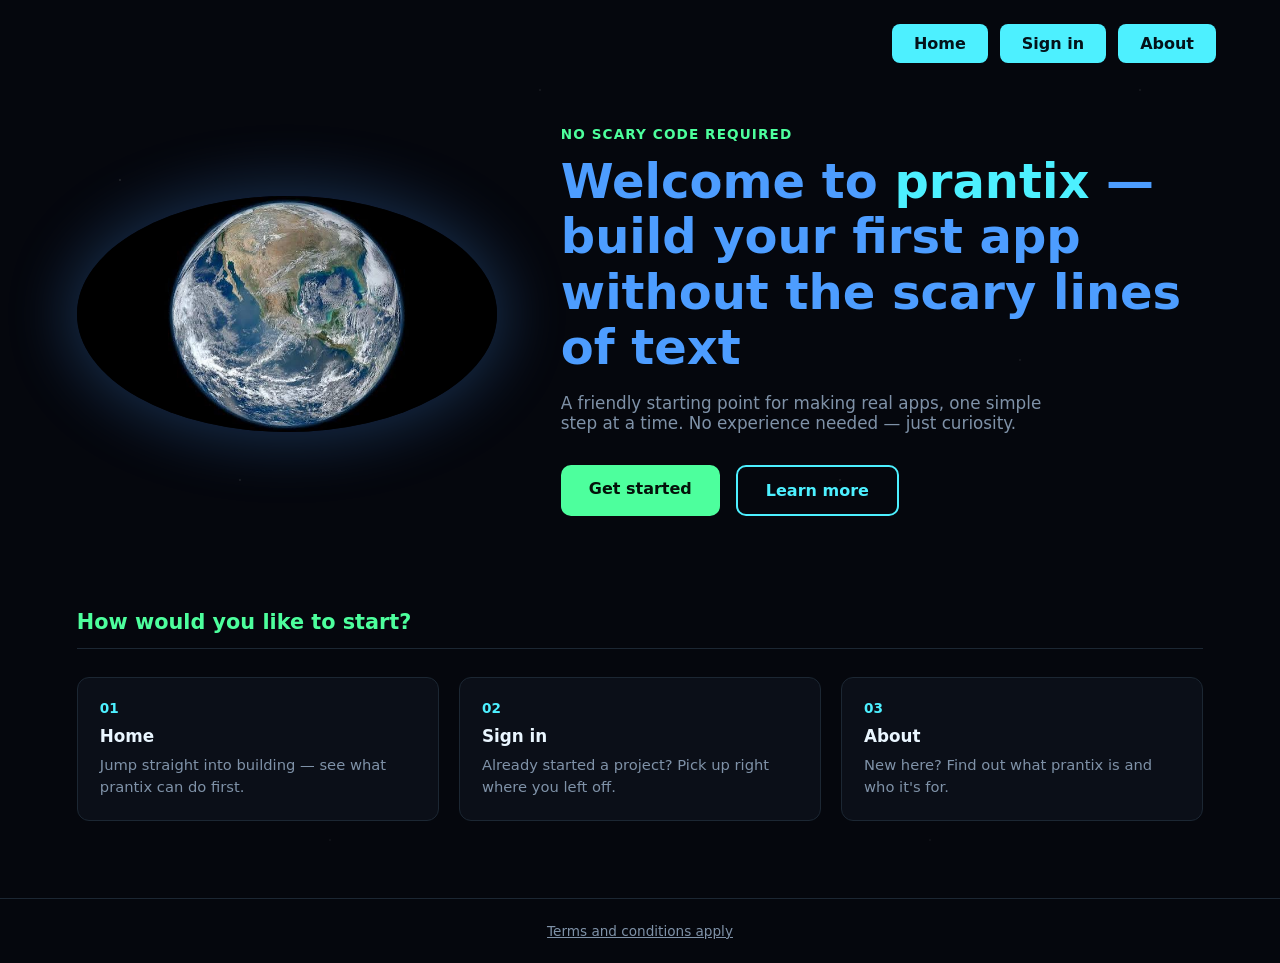
<file: index.html>
<!DOCTYPE html>
<html lang="en">
<head>
<meta charset="UTF-8">
<meta name="viewport" content="width=device-width, initial-scale=1.0">
<title>prantix — build your first app</title>
<style>
  :root {
    --bg: #05070d;
    --bg-panel: #0b0f18;
    --cyan: #4df0ff;
    --blue: #4d9dff;
    --green: #4dff9d;
    --text: #eaf6ff;
    --muted: #7f92a8;
  }

  * { box-sizing: border-box; }

  body {
    margin: 0;
    background: var(--bg);
    color: var(--text);
    font-family: "Segoe UI", system-ui, sans-serif;
    overflow-x: hidden;
  }

  /* subtle starfield backdrop */
  body::before {
    content: "";
    position: fixed;
    inset: 0;
    background-image:
      radial-gradient(1px 1px at 20% 30%, #ffffff55, transparent),
      radial-gradient(1px 1px at 70% 60%, #ffffff33, transparent),
      radial-gradient(1px 1px at 40% 80%, #ffffff44, transparent),
      radial-gradient(1px 1px at 90% 15%, #ffffff33, transparent),
      radial-gradient(1px 1px at 55% 40%, #ffffff22, transparent);
    background-size: 600px 600px;
    z-index: 0;
    pointer-events: none;
  }

  nav {
    position: relative;
    z-index: 2;
    display: flex;
    justify-content: flex-end;
    gap: 12px;
    padding: 24px 5vw;
  }

  nav a {
    text-decoration: none;
    color: #04121a;
    background: var(--cyan);
    font-weight: 600;
    padding: 10px 22px;
    border-radius: 8px;
    transition: transform 0.15s ease, box-shadow 0.15s ease;
    box-shadow: 0 0 0 rgba(77, 240, 255, 0);
  }

  nav a:hover, nav a:focus-visible {
    transform: translateY(-2px);
    box-shadow: 0 6px 18px rgba(77, 240, 255, 0.35);
    outline: none;
  }

  nav a:focus-visible {
    outline: 2px solid var(--green);
    outline-offset: 2px;
  }

  header.hero {
    position: relative;
    z-index: 1;
    display: flex;
    align-items: center;
    gap: 5vw;
    padding: 2vw 6vw 4vw;
    flex-wrap: wrap;
  }

  .earth {
    width: min(38vw, 420px);
    min-width: 240px;
    border-radius: 50%;
    box-shadow: 0 0 60px 10px rgba(77, 157, 255, 0.25);
    animation: spin 90s linear infinite;
  }

  @media (prefers-reduced-motion: reduce) {
    .earth { animation: none; }
  }

  @keyframes spin {
    from { background-position: 0 0; }
  }

  .hero-text {
    flex: 1;
    min-width: 280px;
  }

  .eyebrow {
    color: var(--green);
    font-weight: 700;
    letter-spacing: 0.08em;
    text-transform: uppercase;
    font-size: 0.85rem;
    margin-bottom: 12px;
  }

  h1 {
    font-size: clamp(1.8rem, 4vw, 3rem);
    line-height: 1.15;
    margin: 0 0 18px;
    color: var(--blue);
  }

  h1 span {
    color: var(--cyan);
  }

  .sub {
    color: var(--muted);
    font-size: 1.05rem;
    max-width: 46ch;
    margin-bottom: 32px;
  }

  .cta-row {
    display: flex;
    gap: 16px;
    flex-wrap: wrap;
  }

  .cta-row a {
    text-decoration: none;
    font-weight: 700;
    padding: 14px 28px;
    border-radius: 10px;
    font-size: 1rem;
    transition: transform 0.15s ease, box-shadow 0.15s ease;
  }

  .cta-primary {
    background: var(--green);
    color: #04120a;
  }

  .cta-primary:hover, .cta-primary:focus-visible {
    transform: translateY(-2px);
    box-shadow: 0 6px 18px rgba(77, 255, 157, 0.35);
  }

  .cta-secondary {
    background: transparent;
    color: var(--cyan);
    border: 2px solid var(--cyan);
  }

  .cta-secondary:hover, .cta-secondary:focus-visible {
    transform: translateY(-2px);
    box-shadow: 0 6px 18px rgba(77, 240, 255, 0.25);
  }

  a:focus-visible {
    outline: 2px solid var(--green);
    outline-offset: 2px;
  }

  section.steps {
    position: relative;
    z-index: 1;
    padding: 2vw 6vw 6vw;
  }

  section.steps h2 {
    color: var(--green);
    font-size: 1.3rem;
    border-bottom: 1px solid #1c2733;
    padding-bottom: 14px;
    margin-bottom: 28px;
  }

  .step-grid {
    display: grid;
    grid-template-columns: repeat(auto-fit, minmax(220px, 1fr));
    gap: 20px;
  }

  .step-card {
    background: var(--bg-panel);
    border: 1px solid #1c2733;
    border-radius: 12px;
    padding: 22px;
    transition: border-color 0.2s ease;
  }

  .step-card:hover {
    border-color: var(--cyan);
  }

  .step-card .num {
    color: var(--cyan);
    font-weight: 800;
    font-size: 0.85rem;
    margin-bottom: 10px;
    display: block;
  }

  .step-card h3 {
    margin: 0 0 8px;
    font-size: 1.05rem;
    color: var(--text);
  }

  .step-card p {
    margin: 0;
    color: var(--muted);
    font-size: 0.92rem;
    line-height: 1.5;
  }

  footer {
    position: relative;
    z-index: 1;
    text-align: center;
    padding: 24px;
    color: var(--muted);
    font-size: 0.85rem;
    border-top: 1px solid #1c2733;
  }

  footer a {
    color: var(--muted);
  }
</style>
</head>
<body>

  <nav>
    <a href="Home.html">Home</a>
    <a href="sign-in.html">Sign in</a>
    <a href="About.html">About</a>
  </nav>

  <header class="hero">
    <img class="earth" src="images.jfif" alt="Illustration of Earth from space">
    <div class="hero-text">
      <p class="eyebrow">no scary code required</p>
      <h1>Welcome to <span>prantix</span> — build your first app without the scary lines of text</h1>
      <p class="sub">A friendly starting point for making real apps, one simple step at a time. No experience needed — just curiosity.</p>
      <div class="cta-row">
        <a class="cta-primary" href="Home.html">Get started</a>
        <a class="cta-secondary" href="About.html">Learn more</a>
      </div>
    </div>
  </header>

  <section class="steps">
    <h2>How would you like to start?</h2>
    <div class="step-grid">
      <div class="step-card">
        <span class="num">01</span>
        <h3>Home</h3>
        <p>Jump straight into building — see what prantix can do first.</p>
      </div>
      <div class="step-card">
        <span class="num">02</span>
        <h3>Sign in</h3>
        <p>Already started a project? Pick up right where you left off.</p>
      </div>
      <div class="step-card">
        <span class="num">03</span>
        <h3>About</h3>
        <p>New here? Find out what prantix is and who it's for.</p>
      </div>
    </div>
  </section>

  <footer>
    <a href="T&amp;C.html">Terms and conditions apply</a>
  </footer>

</body>
</html>
</file>
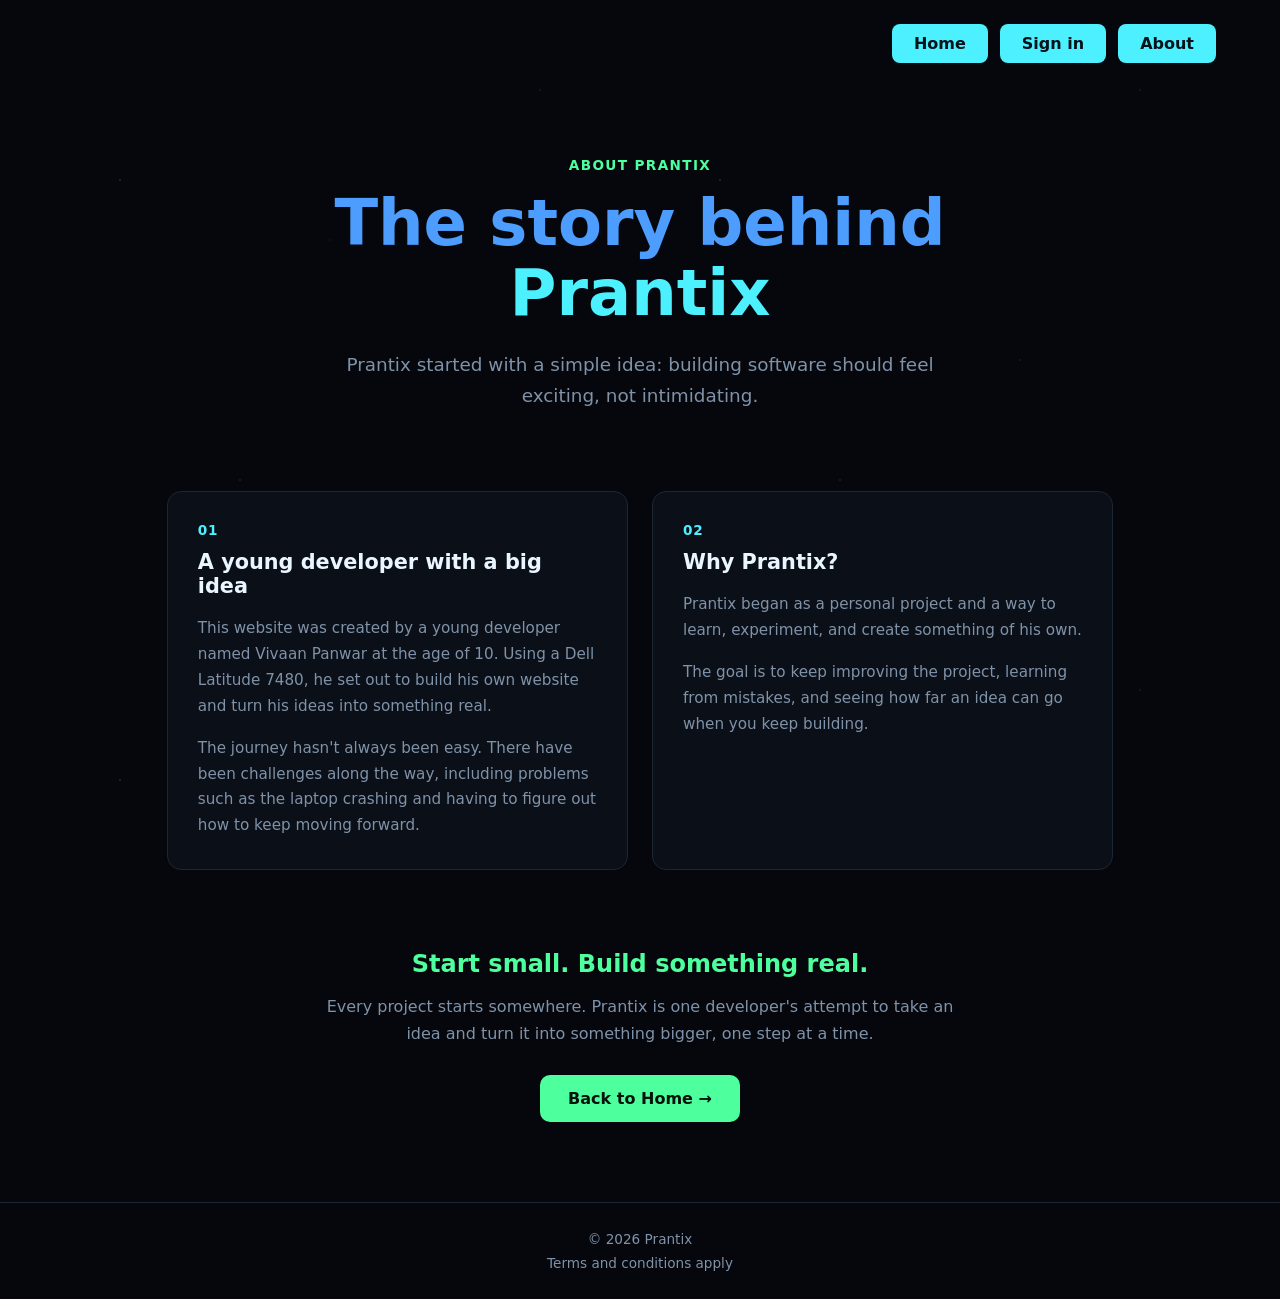
<file: About.html>
<!DOCTYPE html>
<html lang="en">

<head>
    <meta charset="UTF-8">
    <meta name="viewport" content="width=device-width, initial-scale=1.0">

    <link rel="stylesheet" href="About.css">

    <title>Prantix — About</title>
</head>

<body>

    <nav>
        <a href="Home.html">Home</a>
        <a href="Sign in.html">Sign in</a>
        <a href="About.html">About</a>
    </nav>

    <main>

        <section class="about-hero">

            <div class="about-label">
                ABOUT PRANTIX
            </div>

            <h1>
                The story behind <span>Prantix</span>
            </h1>

            <p class="intro">
                Prantix started with a simple idea: building software
                should feel exciting, not intimidating.
            </p>

        </section>


        <section class="story">

            <div class="story-card">

                <span class="card-number">01</span>

                <h2>A young developer with a big idea</h2>

                <p>
                    This website was created by a young developer named
                    Vivaan Panwar at the age of 10. Using a Dell Latitude
                    7480, he set out to build his own website and turn
                    his ideas into something real.
                </p>

                <p>
                    The journey hasn't always been easy. There have been
                    challenges along the way, including problems such as
                    the laptop crashing and having to figure out how to
                    keep moving forward.
                </p>

            </div>


            <div class="story-card goal-card">

                <span class="card-number">02</span>

                <h2>Why Prantix?</h2>

                <p>
                    Prantix began as a personal project and a way to learn,
                    experiment, and create something of his own.
                </p>

                <p>
                    The goal is to keep improving the project, learning
                    from mistakes, and seeing how far an idea can go when
                    you keep building.
                </p>

            </div>

        </section>


        <section class="mission">

            <h2>
                Start small. Build something real.
            </h2>

            <p>
                Every project starts somewhere. Prantix is one developer's
                attempt to take an idea and turn it into something bigger,
                one step at a time.
            </p>

            <a href="Home.html" class="back-button">
                Back to Home →
            </a>

        </section>

    </main>


    <footer>

        <p>© 2026 Prantix</p>

        <a href="T&C.html">
            Terms and conditions apply
        </a>

    </footer>

</body>
</html>
</file>
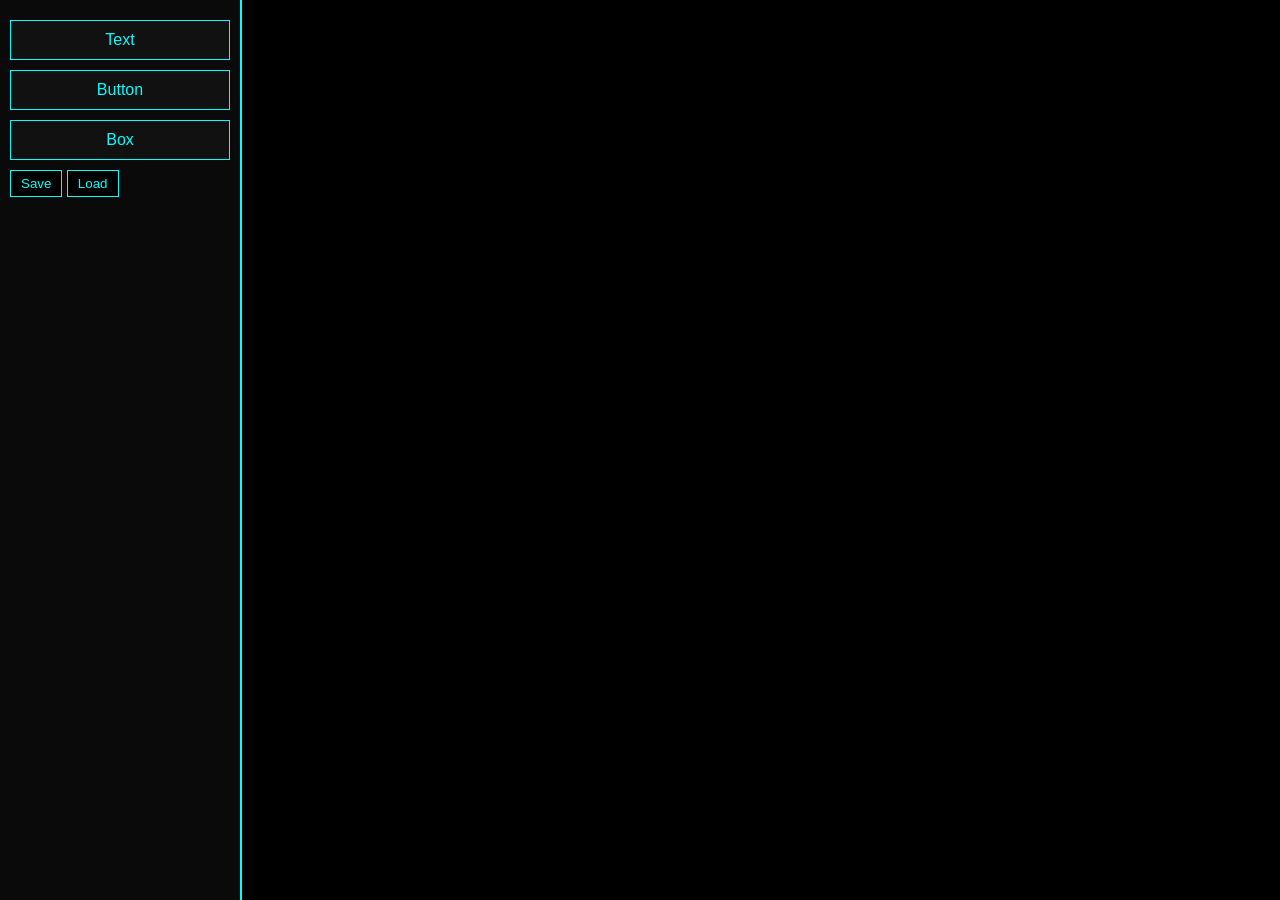
<file: get started.html>
<!DOCTYPE html>
<html>
<head>
<meta charset="UTF-8">
<title>Aqua Builder Pro</title>

<style>
html, body {
    margin: 0;
    height: 100%;
}

body {
    display: flex;
    font-family: Arial;
    background: #000;
    color: white;
}

/* TOOLBAR */
#toolbar {
    width: 220px;
    background: #0a0a0a;
    border-right: 2px solid aqua;
    padding: 10px;
}

.tool {
    padding: 10px;
    margin: 10px 0;
    border: 1px solid aqua;
    cursor: grab;
    text-align: center;
    background: #111;
    color: aqua;
}

/* CANVAS */
#canvas {
    flex: 1;
    position: relative;
    background: black;
    overflow: hidden;
}

/* ELEMENT */
.el {
    position: absolute;
    padding: 10px;
    border: 1px solid aqua;
    background: rgba(0,255,255,0.08);
    color: white;
    min-width: 60px;
    min-height: 30px;
    cursor: move;
}

/* BOX */
.box {
    background: rgba(0,255,255,0.05);
}

/* SELECTED */
.selected {
    outline: 2px dashed yellow;
}

/* RESIZE */
.resize {
    width: 10px;
    height: 10px;
    background: aqua;
    position: absolute;
    right: 0;
    bottom: 0;
    cursor: se-resize;
}

/* BUTTON */
button {
    background: black;
    border: 1px solid aqua;
    color: aqua;
    padding: 5px 10px;
    cursor: pointer;
}
button:hover {
    background: aqua;
    color: black;
}
</style>
</head>

<body>

<div id="toolbar">
    <div class="tool" draggable="true" data-type="text">Text</div>
    <div class="tool" draggable="true" data-type="button">Button</div>
    <div class="tool" draggable="true" data-type="box">Box</div>

    <button onclick="save()">Save</button>
    <button onclick="load()">Load</button>
</div>

<div id="canvas"></div>

<script>
const canvas = document.getElementById("canvas");

let selected = null;
let elements = [];

/* TOOL DRAG */
document.querySelectorAll(".tool").forEach(t => {
    t.addEventListener("dragstart", e => {
        e.dataTransfer.setData("type", t.dataset.type);
    });
});

/* DROP ZONE */
canvas.addEventListener("dragover", e => e.preventDefault());

canvas.addEventListener("drop", e => {
    e.preventDefault();
    const type = e.dataTransfer.getData("type");

    const el = createElement(type);

    el.style.left = e.offsetX + "px";
    el.style.top = e.offsetY + "px";

    canvas.appendChild(el);
    elements.push(el);

    select(el);
});

/* CREATE ELEMENT */
function createElement(type) {
    const el = document.createElement("div");
    el.classList.add("el");

    el.dataset.type = type;

    if (type === "text") {
        el.contentEditable = true;
        el.innerText = "Edit me";
    }

    if (type === "button") {
        el.innerHTML = `<button>Click</button>`;
        el.dataset.link = "";

        el.querySelector("button").onclick = () => {
            if (el.dataset.link) {
                window.open(el.dataset.link, "_blank");
            } else {
                alert("No link set. Double click to add one.");
            }
        };

        el.ondblclick = () => {
            const url = prompt("Enter URL:");
            if (url) el.dataset.link = url;
        };
    }

    if (type === "box") {
        el.classList.add("box");
        attachDropZone(el);
        el.innerText = "Box";
    }

    makeInteractable(el);
    return el;
}

/* MAKE BOX CONTAINER */
function attachDropZone(zone) {
    zone.addEventListener("dragover", e => e.preventDefault());

    zone.addEventListener("drop", e => {
        e.preventDefault();

        const type = e.dataTransfer.getData("type");
        const el = createElement(type);

        el.style.left = e.offsetX + "px";
        el.style.top = e.offsetY + "px";

        zone.appendChild(el);
        elements.push(el);
    });
}

/* SELECT */
function select(el) {
    if (selected) selected.classList.remove("selected");
    selected = el;
    el.classList.add("selected");
}

/* DRAG + RESIZE */
function makeInteractable(el) {
    let dragging = false;
    let ox, oy;

    el.onmousedown = e => {
        select(el);
        dragging = true;
        ox = e.offsetX;
        oy = e.offsetY;
    };

    document.addEventListener("mousemove", e => {
        if (!dragging) return;

        const parent = el.parentElement;
        const rect = parent.getBoundingClientRect();

        el.style.left = (e.clientX - rect.left - ox) + "px";
        el.style.top = (e.clientY - rect.top - oy) + "px";
    });

    document.addEventListener("mouseup", () => dragging = false);

    /* resize */
    const r = document.createElement("div");
    r.className = "resize";
    el.appendChild(r);

    let sx, sy, sw, sh;

    r.onmousedown = e => {
        e.stopPropagation();

        sx = e.clientX;
        sy = e.clientY;
        sw = el.offsetWidth;
        sh = el.offsetHeight;

        document.onmousemove = ev => {
            el.style.width = sw + (ev.clientX - sx) + "px";
            el.style.height = sh + (ev.clientY - sy) + "px";
        };

        document.onmouseup = () => {
            document.onmousemove = null;
        };
    };
}

/* DELETE */
document.addEventListener("keydown", e => {
    if (e.key === "Delete" && selected) {
        selected.remove();
        selected = null;
    }
});

/* SAVE (JSON) */
function save() {
    const data = elements.map(el => ({
        type: el.dataset.type,
        html: el.innerHTML,
        left: el.style.left,
        top: el.style.top,
        link: el.dataset.link || ""
    }));

    localStorage.setItem("builder", JSON.stringify(data));
    alert("Saved!");
}

/* LOAD */
function load() {
    canvas.innerHTML = "";
    elements = [];

    const data = JSON.parse(localStorage.getItem("builder") || "[]");

    data.forEach(d => {
        const el = createElement(d.type);

        el.style.left = d.left;
        el.style.top = d.top;
        el.dataset.link = d.link;

        if (d.type === "text") {
            el.innerText = d.html;
            el.contentEditable = true;
        }

        canvas.appendChild(el);
        elements.push(el);
    });
}
</script>

</body>
</html>
</file>
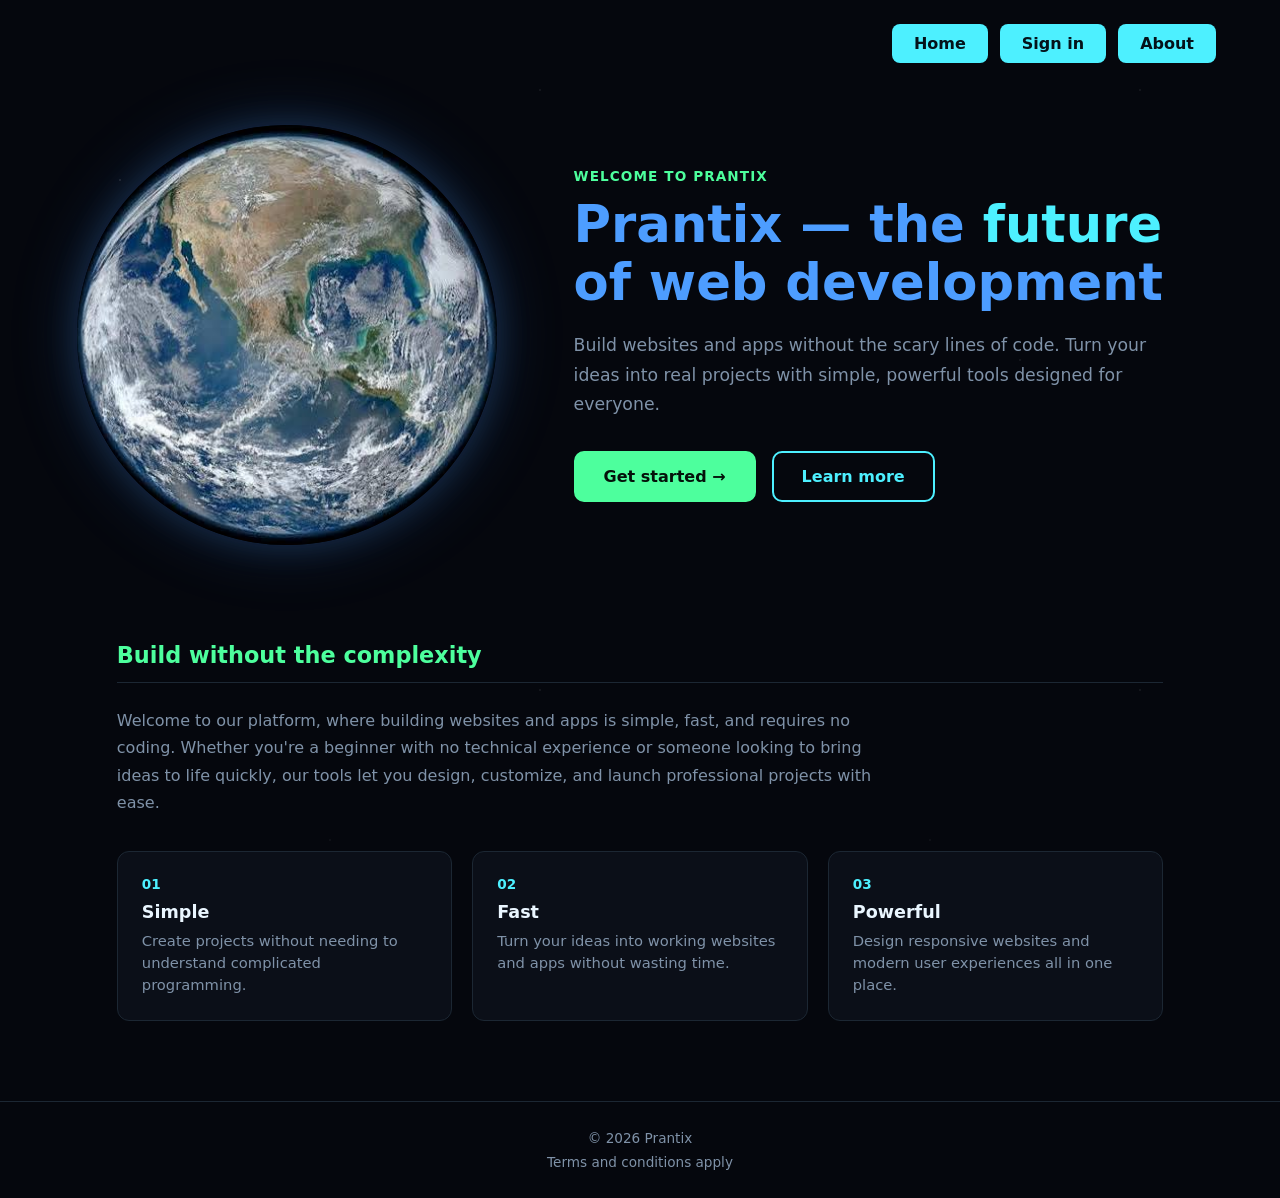
<file: Home.html>
<!DOCTYPE html>
<html lang="en">
<head>
    <meta charset="UTF-8">
    <meta name="viewport" content="width=device-width, initial-scale=1.0">
    <link rel="stylesheet" href="home.css">
    <title>Prantix — Home</title>
</head>

<body>

    <nav>
        <a href="index.html">Home</a>
        <a href="sign-in.html">Sign in</a>
        <a href="about.html">About</a>
    </nav>

    <main>

        <section class="hero">

            <div class="hero-image">
                <img src="images.jfif" alt="Illustration of Earth from space">
            </div>

            <div class="hero-content">
                <p class="eyebrow">WELCOME TO PRANTIX</p>

                <h1>
                    Prantix — the <span>future</span> of web development
                </h1>

                <p class="intro">
                    Build websites and apps without the scary lines of code.
                    Turn your ideas into real projects with simple, powerful
                    tools designed for everyone.
                </p>

                <div class="buttons">
                    <a href="sign-in.html" class="btn primary">
                        Get started →
                    </a>

                    <a href="about.html" class="btn secondary">
                        Learn more
                    </a>
                </div>
            </div>

        </section>

        <section class="about-prantix">

            <h2>Build without the complexity</h2>

            <p>
                Welcome to our platform, where building websites and apps is
                simple, fast, and requires no coding. Whether you're a beginner
                with no technical experience or someone looking to bring ideas
                to life quickly, our tools let you design, customize, and
                launch professional projects with ease.
            </p>

            <div class="feature-grid">

                <div class="feature-card">
                    <span class="number">01</span>
                    <h3>Simple</h3>
                    <p>
                        Create projects without needing to understand
                        complicated programming.
                    </p>
                </div>

                <div class="feature-card">
                    <span class="number">02</span>
                    <h3>Fast</h3>
                    <p>
                        Turn your ideas into working websites and apps
                        without wasting time.
                    </p>
                </div>

                <div class="feature-card">
                    <span class="number">03</span>
                    <h3>Powerful</h3>
                    <p>
                        Design responsive websites and modern user experiences
                        all in one place.
                    </p>
                </div>

            </div>

        </section>

    </main>

    <footer>
        <p>© 2026 Prantix</p>
        <a href="t-and-c.html">Terms and conditions apply</a>
    </footer>

</body>
</html>
</file>
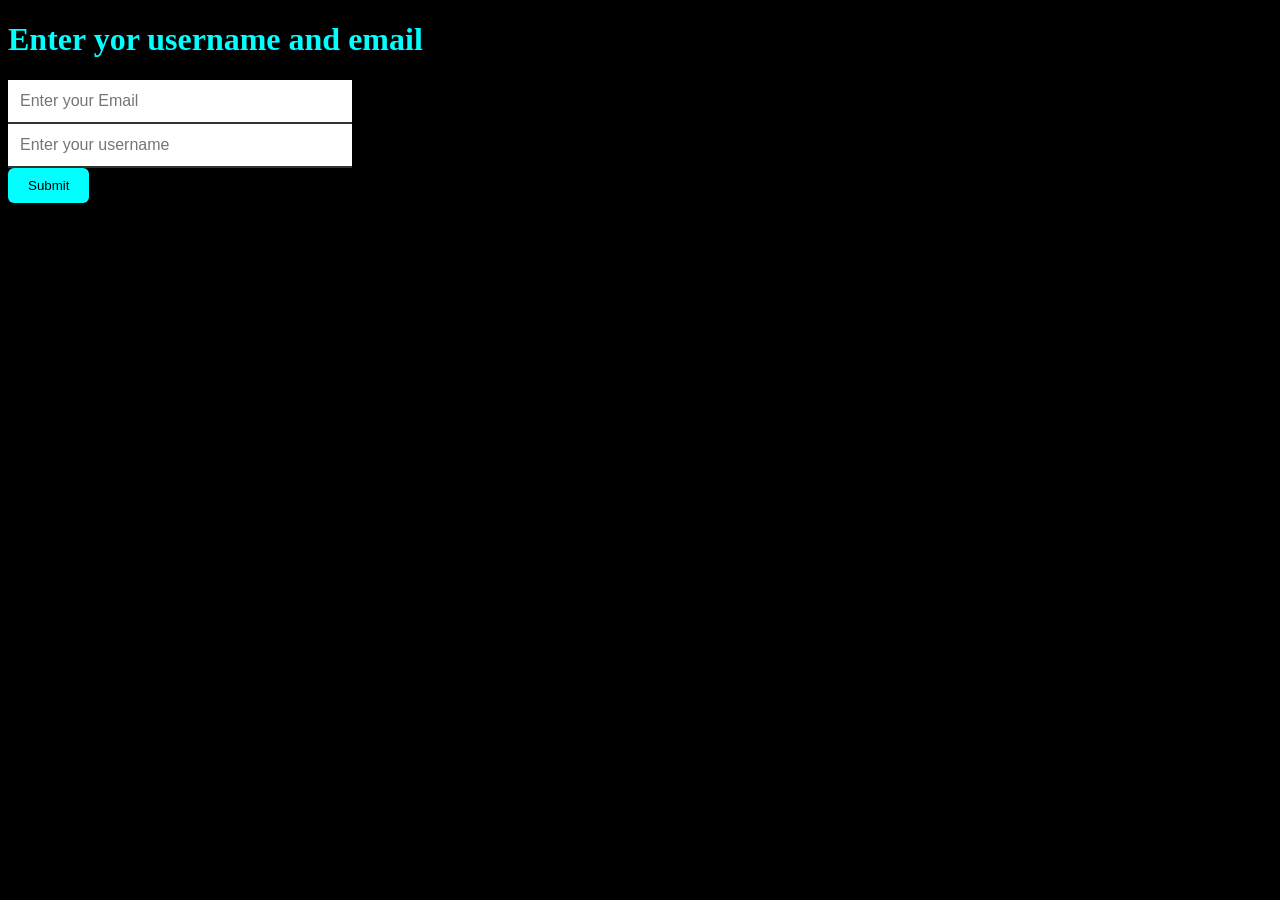
<file: Sign in.html>
<!DOCTYPE html>
<html lang="en">
<head>
    <meta charset="UTF-8">
    <meta name="viewport" content="width=device-width, initial-scale=1.0">
    <link  rel="stylesheet" href="Sign in.css">
    <title>Sign in</title>
</head>
<body>
    <h1>Enter yor username and email</h1>
    <input id="input" type="text" class="textbox" placeholder="Enter your Email">
    <input  id="input1"type="text" class="textbox" placeholder="Enter your username">
    <nav>
    <button id="submit" class="btn" onclick="button()">Submit</button>
    </nav>
    <script src="sign in.js"></script>
</body>
</html>
</file>
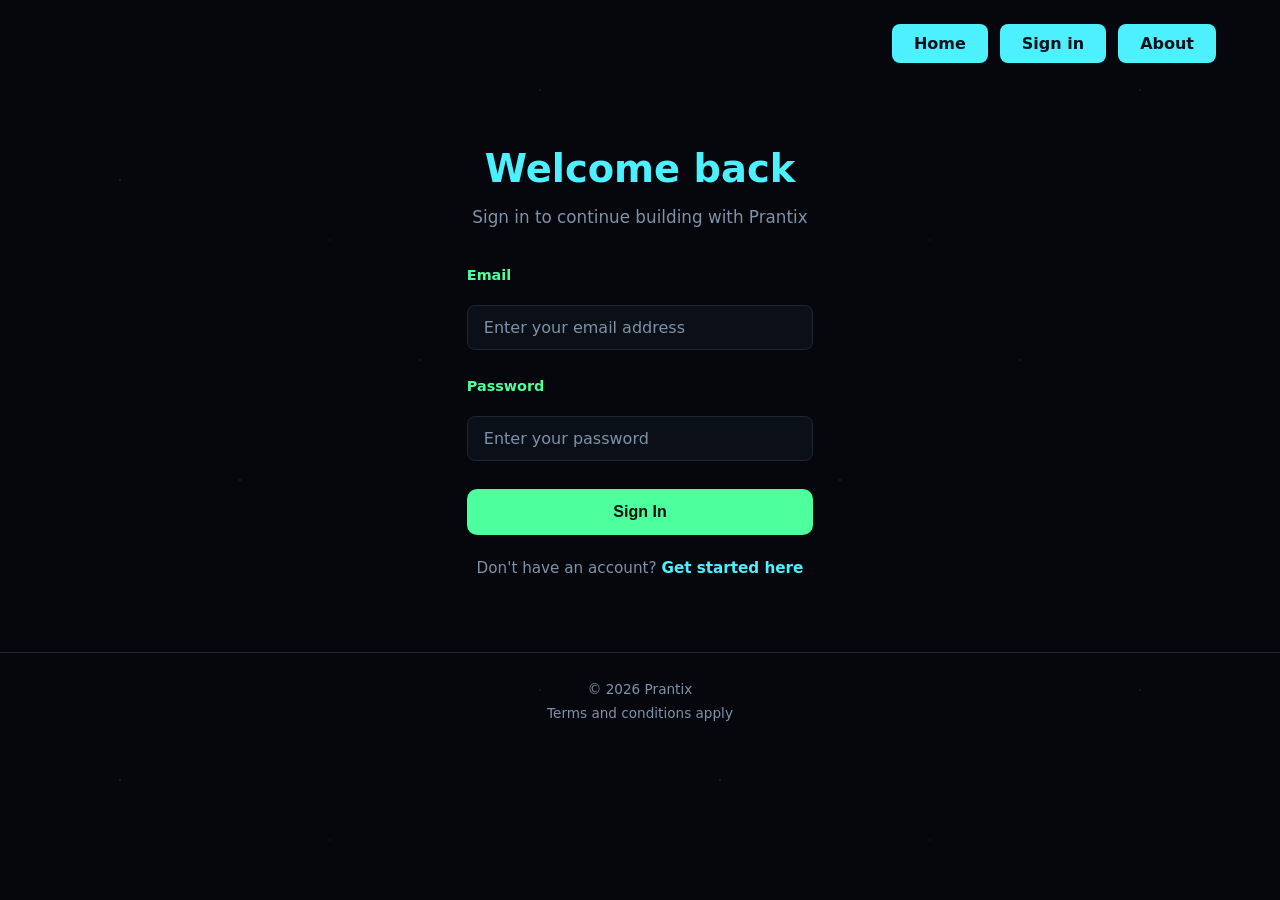
<file: sign-in.html>
<!DOCTYPE html>
<html lang="en">
<head>
    <meta charset="UTF-8">
    <meta name="viewport" content="width=device-width, initial-scale=1.0">
    <link rel="stylesheet" href="home.css">
    <title>Prantix — Sign In</title>
    <style>
        .signin-container {
            max-width: 500px;
            margin: 0 auto;
            padding: 60px 6vw;
            text-align: center;
            position: relative;
            z-index: 1;
        }

        .signin-container h1 {
            color: var(--cyan);
            font-size: clamp(1.8rem, 3vw, 2.5rem);
            margin-bottom: 12px;
        }

        .signin-container .subtitle {
            color: var(--muted);
            margin-bottom: 40px;
            font-size: 1.05rem;
        }

        .form-group {
            display: flex;
            flex-direction: column;
            gap: 16px;
            margin-bottom: 28px;
        }

        .form-group label {
            display: block;
            text-align: left;
            color: var(--green);
            font-weight: 600;
            font-size: 0.9rem;
            margin-bottom: 6px;
        }

        .form-group input {
            padding: 12px 16px;
            background: var(--bg-panel);
            border: 1px solid var(--border);
            border-radius: 8px;
            color: var(--text);
            font-family: inherit;
            font-size: 1rem;
            transition: border-color 0.2s ease, box-shadow 0.2s ease;
        }

        .form-group input::placeholder {
            color: var(--muted);
        }

        .form-group input:focus {
            outline: none;
            border-color: var(--cyan);
            box-shadow: 0 0 12px rgba(77, 240, 255, 0.15);
        }

        .signin-container .btn {
            width: 100%;
            padding: 14px;
            font-size: 1rem;
            border: none;
            cursor: pointer;
            display: inline-block;
            text-decoration: none;
            text-align: center;
            border-radius: 10px;
            font-weight: 700;
            transition: transform 0.15s ease, box-shadow 0.15s ease;
        }

        .signin-container .btn.primary {
            background: var(--green);
            color: #04120a;
        }

        .signin-container .btn.primary:hover,
        .signin-container .btn.primary:focus {
            transform: translateY(-2px);
            box-shadow: 0 6px 18px rgba(77, 255, 157, 0.35);
        }

        .signin-link {
            margin-top: 24px;
            color: var(--muted);
            font-size: 0.95rem;
        }

        .signin-link a {
            color: var(--cyan);
            text-decoration: none;
            font-weight: 600;
            transition: color 0.2s ease;
        }

        .signin-link a:hover {
            color: var(--green);
        }

        @media (max-width: 700px) {
            .signin-container {
                padding: 40px 25px;
            }
        }
    </style>
</head>

<body>

    <nav>
        <a href="index.html">Home</a>
        <a href="sign-in.html">Sign in</a>
        <a href="about.html">About</a>
    </nav>

    <main>
        <section class="signin-container">

            <h1>Welcome back</h1>
            <p class="subtitle">Sign in to continue building with Prantix</p>

            <form id="signin-form">
                <div class="form-group">
                    <label for="email">Email</label>
                    <input
                        type="email"
                        id="email"
                        name="email"
                        placeholder="Enter your email address"
                        required
                    >
                </div>

                <div class="form-group">
                    <label for="password">Password</label>
                    <input
                        type="password"
                        id="password"
                        name="password"
                        placeholder="Enter your password"
                        required
                    >
                </div>

                <button type="submit" class="btn primary">Sign In</button>
            </form>

            <p class="signin-link">
                Don't have an account? <a href="index.html">Get started here</a>
            </p>

        </section>
    </main>

    <footer>
        <p>© 2026 Prantix</p>
        <a href="t-and-c.html">Terms and conditions apply</a>
    </footer>

    <script>
        document.getElementById('signin-form').addEventListener('submit', function(e) {
            e.preventDefault();
            const email = document.getElementById('email').value;
            const password = document.getElementById('password').value;
            
            if (email && password) {
                localStorage.setItem('prantix_user', JSON.stringify({ email, loggedIn: true }));
                alert('Welcome back, ' + email + '! You have been signed in.');
                window.location.href = 'index.html';
            }
        });
    </script>

</body>
</html>
</file>
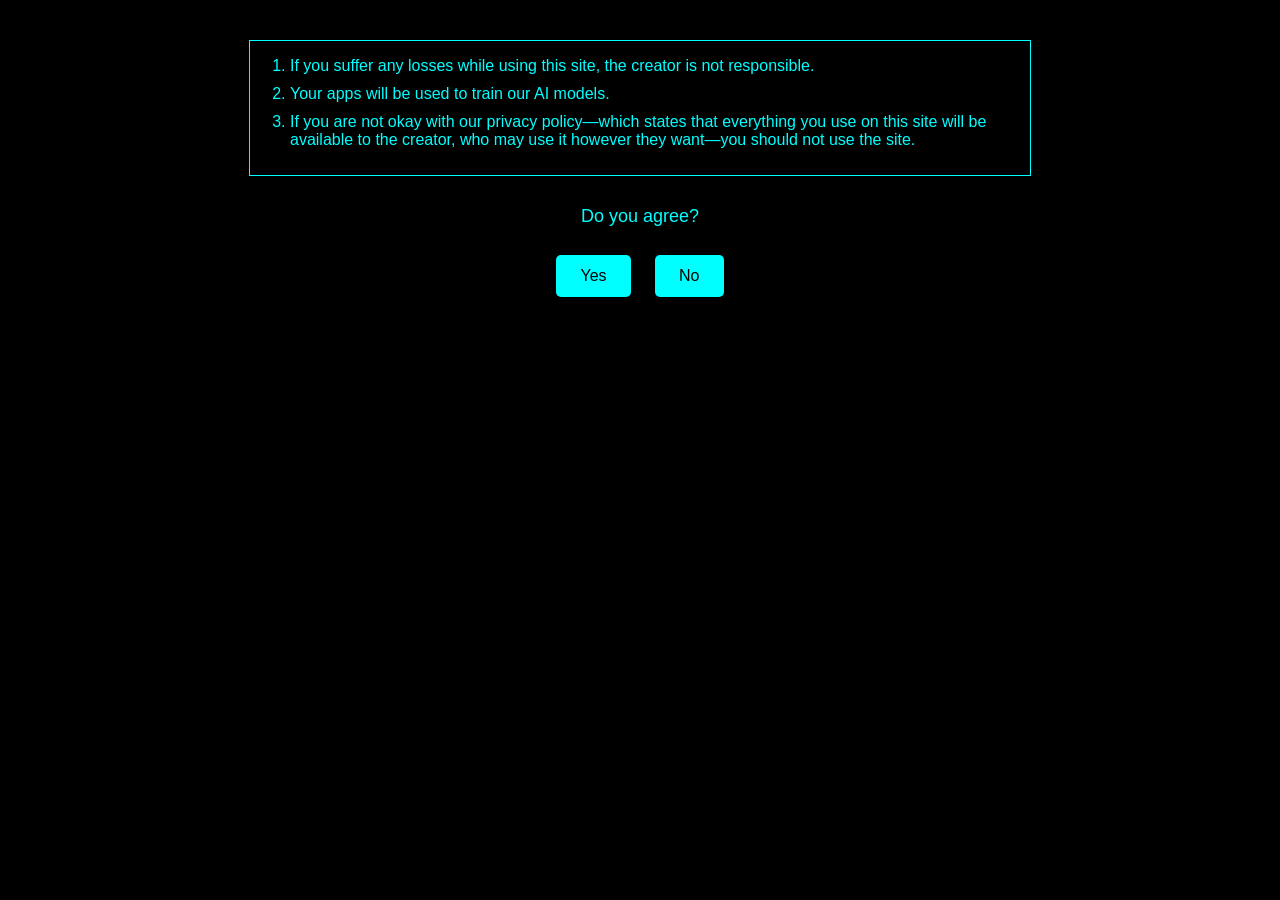
<file: T&C.html>
<!DOCTYPE html>
<html lang="en">
<head>
    <meta charset="UTF-8">
    <meta name="viewport" content="width=device-width, initial-scale=1.0">
    <link rel="stylesheet" href="T&C.css">
    <title>T&C</title>
</head>
<body>
    <ol>
    <li>If you suffer any losses while using this site, the creator is not responsible.</li>
    <li>Your apps will be used to train our AI models.</li>
    <li>If you are not okay with our privacy policy—which states that everything you use on this site will be available to the creator, who may use it however they want—you should not use the site.</li>
    </ol>
    <p>Do you agree?</p>
    <a href="Sign in.html" class="btn">Yes</a>
    <a href="please leave.html" class="btn">No</a>

        
            
</body>
</html>
</file>
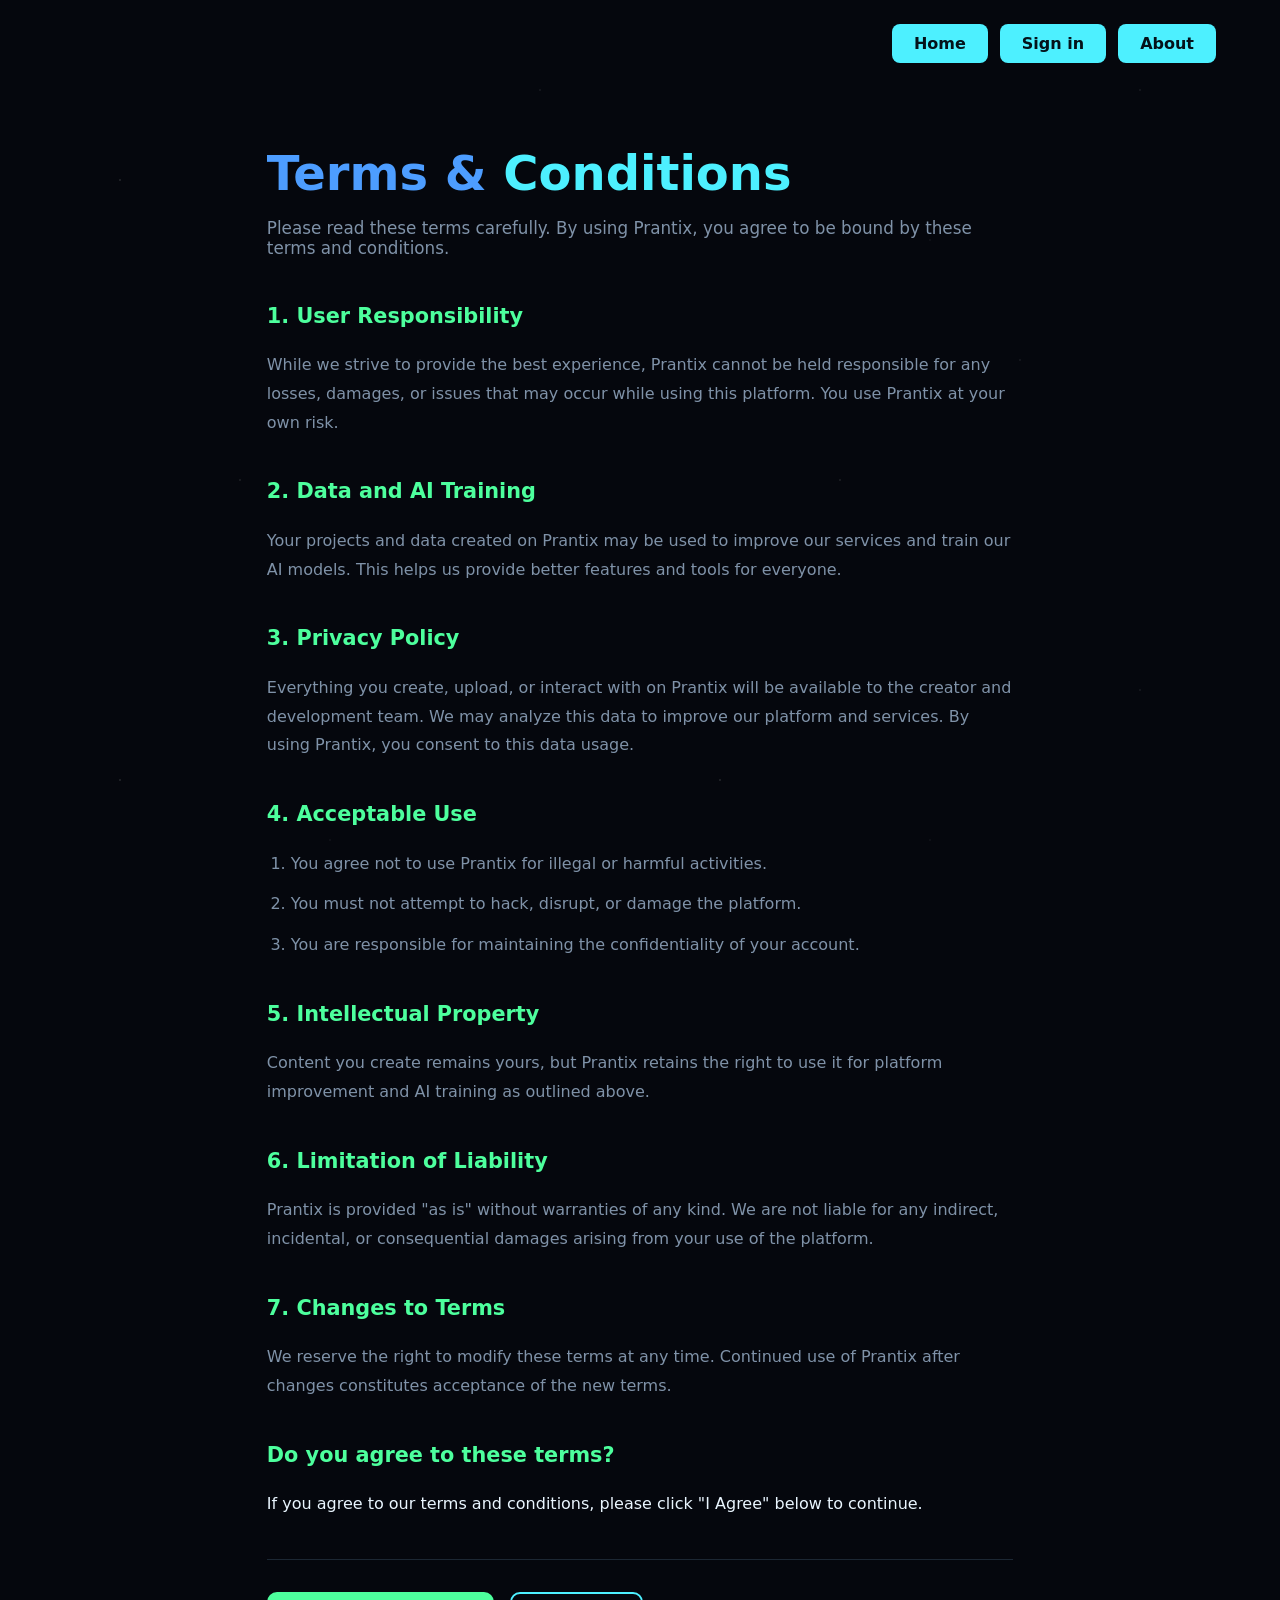
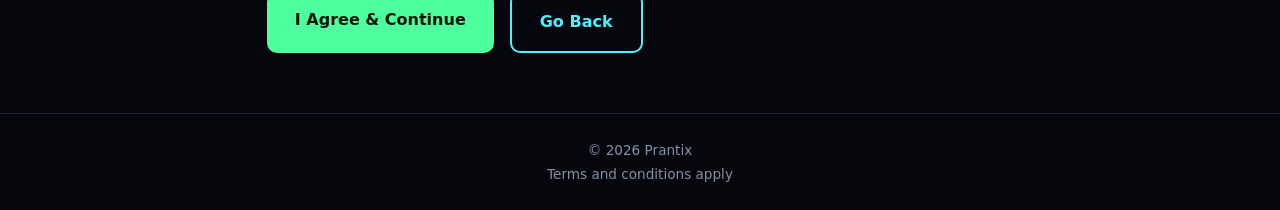
<file: t-and-c.html>
<!DOCTYPE html>
<html lang="en">
<head>
    <meta charset="UTF-8">
    <meta name="viewport" content="width=device-width, initial-scale=1.0">
    <link rel="stylesheet" href="home.css">
    <title>Prantix — Terms & Conditions</title>
    <style>
        .terms-container {
            max-width: 900px;
            margin: 0 auto;
            padding: 60px 6vw;
            position: relative;
            z-index: 1;
        }

        .terms-container h1 {
            color: var(--blue);
            font-size: clamp(2rem, 4vw, 3rem);
            margin-bottom: 12px;
        }

        .terms-container h1 span {
            color: var(--cyan);
        }

        .terms-intro {
            color: var(--muted);
            font-size: 1.05rem;
            margin-bottom: 40px;
            max-width: 70ch;
        }

        .terms-content {
            color: var(--text);
            line-height: 1.8;
        }

        .terms-content h2 {
            color: var(--green);
            font-size: 1.3rem;
            margin-top: 36px;
            margin-bottom: 16px;
        }

        .terms-content h2:first-child {
            margin-top: 0;
        }

        .terms-content p {
            color: var(--muted);
            margin-bottom: 16px;
        }

        .terms-content ol,
        .terms-content ul {
            color: var(--muted);
            padding-left: 24px;
            margin-bottom: 20px;
        }

        .terms-content li {
            margin-bottom: 12px;
        }

        .terms-actions {
            display: flex;
            gap: 16px;
            flex-wrap: wrap;
            margin-top: 40px;
            padding-top: 32px;
            border-top: 1px solid var(--border);
        }

        .terms-actions a,
        .terms-actions button {
            text-decoration: none;
            font-weight: 700;
            padding: 14px 28px;
            border-radius: 10px;
            font-size: 1rem;
            transition: transform 0.15s ease, box-shadow 0.15s ease;
            border: none;
            cursor: pointer;
            display: inline-block;
        }

        .terms-actions .btn-accept {
            background: var(--green);
            color: #04120a;
        }

        .terms-actions .btn-accept:hover,
        .terms-actions .btn-accept:focus {
            transform: translateY(-2px);
            box-shadow: 0 6px 18px rgba(77, 255, 157, 0.35);
        }

        .terms-actions .btn-decline {
            background: transparent;
            color: var(--cyan);
            border: 2px solid var(--cyan);
        }

        .terms-actions .btn-decline:hover,
        .terms-actions .btn-decline:focus {
            transform: translateY(-2px);
            box-shadow: 0 6px 18px rgba(77, 240, 255, 0.25);
        }

        @media (max-width: 700px) {
            .terms-container {
                padding: 40px 25px;
            }

            .terms-actions {
                flex-direction: column;
            }

            .terms-actions a,
            .terms-actions button {
                width: 100%;
                text-align: center;
            }
        }
    </style>
</head>

<body>

    <nav>
        <a href="index.html">Home</a>
        <a href="sign-in.html">Sign in</a>
        <a href="about.html">About</a>
    </nav>

    <main>
        <section class="terms-container">

            <h1>Terms & <span>Conditions</span></h1>
            <p class="terms-intro">
                Please read these terms carefully. By using Prantix, you agree to be bound by these terms and conditions.
            </p>

            <div class="terms-content">

                <h2>1. User Responsibility</h2>
                <p>
                    While we strive to provide the best experience, Prantix cannot be held responsible for any losses,
                    damages, or issues that may occur while using this platform. You use Prantix at your own risk.
                </p>

                <h2>2. Data and AI Training</h2>
                <p>
                    Your projects and data created on Prantix may be used to improve our services and train our AI models.
                    This helps us provide better features and tools for everyone.
                </p>

                <h2>3. Privacy Policy</h2>
                <p>
                    Everything you create, upload, or interact with on Prantix will be available to the creator and development team.
                    We may analyze this data to improve our platform and services. By using Prantix, you consent to this data usage.
                </p>

                <h2>4. Acceptable Use</h2>
                <ol>
                    <li>You agree not to use Prantix for illegal or harmful activities.</li>
                    <li>You must not attempt to hack, disrupt, or damage the platform.</li>
                    <li>You are responsible for maintaining the confidentiality of your account.</li>
                </ol>

                <h2>5. Intellectual Property</h2>
                <p>
                    Content you create remains yours, but Prantix retains the right to use it for platform improvement and AI training as outlined above.
                </p>

                <h2>6. Limitation of Liability</h2>
                <p>
                    Prantix is provided "as is" without warranties of any kind. We are not liable for any indirect, incidental, or
                    consequential damages arising from your use of the platform.
                </p>

                <h2>7. Changes to Terms</h2>
                <p>
                    We reserve the right to modify these terms at any time. Continued use of Prantix after changes constitutes acceptance of the new terms.
                </p>

                <h2>Do you agree to these terms?</h2>
                <p style="color: var(--text); margin-bottom: 28px;">
                    If you agree to our terms and conditions, please click "I Agree" below to continue.
                </p>

                <div class="terms-actions">
                    <a href="index.html" class="btn-accept">I Agree & Continue</a>
                    <a href="index.html" class="btn-decline">Go Back</a>
                </div>

            </div>

        </section>
    </main>

    <footer>
        <p>© 2026 Prantix</p>
        <a href="t-and-c.html">Terms and conditions apply</a>
    </footer>

</body>
</html>
</file>
<file: About.css>
:root {
    --bg: #05070d;
    --bg-panel: #0b0f18;

    --cyan: #4df0ff;
    --blue: #4d9dff;
    --green: #4dff9d;

    --text: #eaf6ff;
    --muted: #7f92a8;

    --border: #1c2733;
}


/* =========================
   GLOBAL
========================= */

* {
    box-sizing: border-box;
}

html {
    scroll-behavior: smooth;
}

body {
    margin: 0;

    min-height: 100vh;

    background: var(--bg);

    color: var(--text);

    font-family: "Segoe UI", system-ui, sans-serif;

    overflow-x: hidden;
}


/* =========================
   STARFIELD BACKGROUND
========================= */

body::before {
    content: "";

    position: fixed;

    inset: 0;

    background-image:
        radial-gradient(
            1px 1px at 20% 30%,
            #ffffff55,
            transparent
        ),
        radial-gradient(
            1px 1px at 70% 60%,
            #ffffff33,
            transparent
        ),
        radial-gradient(
            1px 1px at 40% 80%,
            #ffffff44,
            transparent
        ),
        radial-gradient(
            1px 1px at 90% 15%,
            #ffffff33,
            transparent
        ),
        radial-gradient(
            1px 1px at 55% 40%,
            #ffffff22,
            transparent
        );

    background-size: 600px 600px;

    pointer-events: none;

    z-index: 0;
}


/* =========================
   NAVIGATION
========================= */

nav {
    position: relative;

    z-index: 5;

    display: flex;

    justify-content: flex-end;

    align-items: center;

    gap: 12px;

    padding: 24px 5vw;
}

nav a {
    text-decoration: none;

    color: #04121a;

    background: var(--cyan);

    font-weight: 600;

    padding: 10px 22px;

    border-radius: 8px;

    transition:
        transform 0.15s ease,
        box-shadow 0.15s ease;
}

nav a:hover,
nav a:focus-visible {
    transform: translateY(-2px);

    box-shadow:
        0 6px 18px rgba(77, 240, 255, 0.35);

    outline: none;
}


/* =========================
   MAIN
========================= */

main {
    position: relative;

    z-index: 1;
}


/* =========================
   ABOUT HERO
========================= */

.about-hero {
    max-width: 1000px;

    margin: 0 auto;

    padding: 70px 6vw 60px;

    text-align: center;
}

.about-label {
    color: var(--green);

    font-weight: 700;

    font-size: 0.85rem;

    letter-spacing: 0.1em;

    margin-bottom: 15px;
}

.about-hero h1 {
    color: var(--blue);

    font-size: clamp(2.3rem, 5vw, 4rem);

    line-height: 1.1;

    margin: 0 0 20px;
}

.about-hero h1 span {
    color: var(--cyan);
}

.intro {
    color: var(--muted);

    font-size: 1.15rem;

    line-height: 1.7;

    max-width: 600px;

    margin: 0 auto;
}


/* =========================
   STORY CARDS
========================= */

.story {
    max-width: 1100px;

    margin: 0 auto;

    padding: 20px 6vw 70px;

    display: grid;

    grid-template-columns:
        repeat(
            auto-fit,
            minmax(280px, 1fr)
        );

    gap: 24px;
}

.story-card {
    background: var(--bg-panel);

    border: 1px solid var(--border);

    border-radius: 14px;

    padding: 30px;

    transition:
        border-color 0.2s ease,
        transform 0.2s ease,
        box-shadow 0.2s ease;
}

.story-card:hover {
    border-color: var(--cyan);

    transform: translateY(-4px);

    box-shadow:
        0 10px 30px rgba(77, 240, 255, 0.08);
}

.card-number {
    display: block;

    color: var(--cyan);

    font-weight: 800;

    font-size: 0.85rem;

    letter-spacing: 0.05em;

    margin-bottom: 12px;
}

.story-card h2 {
    color: var(--text);

    font-size: 1.3rem;

    margin: 0 0 18px;
}

.story-card p {
    color: var(--muted);

    line-height: 1.7;

    font-size: 0.95rem;

    margin: 0 0 16px;
}

.story-card p:last-child {
    margin-bottom: 0;
}


/* =========================
   MISSION
========================= */

.mission {
    max-width: 1000px;

    margin: 0 auto;

    padding: 10px 6vw 80px;

    text-align: center;
}

.mission h2 {
    color: var(--green);

    font-size: 1.5rem;

    margin: 0 0 15px;
}

.mission p {
    color: var(--muted);

    max-width: 650px;

    margin: 0 auto 28px;

    line-height: 1.7;
}


/* =========================
   BACK BUTTON
========================= */

.back-button {
    display: inline-block;

    text-decoration: none;

    color: #04120a;

    background: var(--green);

    font-weight: 700;

    padding: 14px 28px;

    border-radius: 10px;

    transition:
        transform 0.15s ease,
        box-shadow 0.15s ease;
}

.back-button:hover,
.back-button:focus-visible {
    transform: translateY(-2px);

    box-shadow:
        0 6px 18px rgba(77, 255, 157, 0.35);

    outline: none;
}


/* =========================
   FOOTER
========================= */

footer {
    position: relative;

    z-index: 1;

    text-align: center;

    padding: 28px 20px;

    color: var(--muted);

    font-size: 0.85rem;

    border-top: 1px solid var(--border);
}

footer p {
    margin: 0 0 8px;
}

footer a {
    color: var(--muted);

    text-decoration: none;

    transition: color 0.15s ease;
}

footer a:hover,
footer a:focus-visible {
    color: var(--cyan);

    outline: none;
}


/* =========================
   MOBILE
========================= */

@media (max-width: 700px) {

    nav {
        justify-content: center;

        padding: 18px 20px;

        flex-wrap: wrap;
    }

    nav a {
        padding: 9px 16px;

        font-size: 0.9rem;
    }

    .about-hero {
        padding: 50px 25px 45px;
    }

    .about-hero h1 {
        font-size: clamp(2rem, 10vw, 3rem);
    }

    .story {
        padding-left: 25px;

        padding-right: 25px;
    }

    .story-card {
        padding: 24px;
    }

    .mission {
        padding-left: 25px;

        padding-right: 25px;
    }
}
</file>
<file: home.css>
:root {
    --bg: #05070d;
    --bg-panel: #0b0f18;

    --cyan: #4df0ff;
    --blue: #4d9dff;
    --green: #4dff9d;

    --text: #eaf6ff;
    --muted: #7f92a8;

    --border: #1c2733;
}


/* =========================
   BASIC PAGE SETTINGS
========================= */

* {
    box-sizing: border-box;
}

html {
    scroll-behavior: smooth;
}

body {
    margin: 0;

    min-height: 100vh;

    background: var(--bg);

    color: var(--text);

    font-family: "Segoe UI", system-ui, sans-serif;

    overflow-x: hidden;
}


/* =========================
   STARFIELD BACKGROUND
========================= */

body::before {
    content: "";

    position: fixed;

    inset: 0;

    background-image:
        radial-gradient(
            1px 1px at 20% 30%,
            #ffffff55,
            transparent
        ),
        radial-gradient(
            1px 1px at 70% 60%,
            #ffffff33,
            transparent
        ),
        radial-gradient(
            1px 1px at 40% 80%,
            #ffffff44,
            transparent
        ),
        radial-gradient(
            1px 1px at 90% 15%,
            #ffffff33,
            transparent
        ),
        radial-gradient(
            1px 1px at 55% 40%,
            #ffffff22,
            transparent
        );

    background-size: 600px 600px;

    pointer-events: none;

    z-index: 0;
}


/* =========================
   NAVIGATION
========================= */

nav {
    position: relative;

    z-index: 5;

    display: flex;

    justify-content: flex-end;

    align-items: center;

    gap: 12px;

    padding: 24px 5vw;
}

nav a {
    text-decoration: none;

    color: #04121a;

    background: var(--cyan);

    font-weight: 600;

    padding: 10px 22px;

    border-radius: 8px;

    margin: 0;

    transition:
        transform 0.15s ease,
        box-shadow 0.15s ease;
}

nav a:hover,
nav a:focus-visible {
    transform: translateY(-2px);

    box-shadow:
        0 6px 18px rgba(77, 240, 255, 0.35);

    outline: none;
}


/* =========================
   MAIN CONTENT
========================= */

main {
    position: relative;

    z-index: 1;
}


/* =========================
   HERO
========================= */

.hero {
    max-width: 1400px;

    margin: 0 auto;

    padding: 3vw 6vw 6vw;

    display: flex;

    align-items: center;

    gap: 6vw;

    flex-wrap: wrap;
}


/* =========================
   EARTH IMAGE
========================= */

.hero-image {
    flex: 0 0 auto;

    display: flex;

    justify-content: center;

    align-items: center;
}

.hero-image img {
    width: min(38vw, 420px);

    height: min(38vw, 420px);

    min-width: 240px;

    min-height: 240px;

    object-fit: cover;

    border-radius: 50%;

    box-shadow:
        0 0 35px rgba(77, 157, 255, 0.2),
        0 0 70px rgba(77, 157, 255, 0.18);

    animation: float 6s ease-in-out infinite;
}


/* Earth floating animation */

@keyframes float {
    0% {
        transform: translateY(0);
    }

    50% {
        transform: translateY(-10px);
    }

    100% {
        transform: translateY(0);
    }
}


/* Disable animation when requested */

@media (prefers-reduced-motion: reduce) {
    .hero-image img {
        animation: none;
    }
}


/* =========================
   HERO TEXT
========================= */

.hero-content {
    flex: 1;

    min-width: 280px;

    max-width: 650px;
}

.eyebrow {
    color: var(--green);

    font-weight: 700;

    letter-spacing: 0.08em;

    text-transform: uppercase;

    font-size: 0.85rem;

    margin: 0 0 12px;
}

h1 {
    color: var(--blue);

    font-family: "Segoe UI", system-ui, sans-serif;

    font-size: clamp(2rem, 4vw, 3.5rem);

    line-height: 1.12;

    margin: 0 0 20px;
}

h1 span {
    color: var(--cyan);
}

.intro {
    color: var(--muted);

    font-size: 1.08rem;

    line-height: 1.7;

    max-width: 55ch;

    margin: 0 0 32px;
}


/* =========================
   BUTTON AREA
========================= */

.buttons {
    display: flex;

    gap: 16px;

    flex-wrap: wrap;
}


/* All buttons */

.btn {
    display: inline-block;

    text-decoration: none;

    font-weight: 700;

    padding: 14px 28px;

    border-radius: 10px;

    font-size: 1rem;

    cursor: pointer;

    transition:
        transform 0.15s ease,
        box-shadow 0.15s ease;
}


/* Green primary button */

.btn.primary {
    background: var(--green);

    color: #04120a;

    border: 2px solid var(--green);
}

.btn.primary:hover,
.btn.primary:focus-visible {
    background: var(--green);

    color: #04120a;

    transform: translateY(-2px);

    box-shadow:
        0 6px 18px rgba(77, 255, 157, 0.35);

    outline: none;
}


/* Cyan secondary button */

.btn.secondary {
    background: transparent;

    color: var(--cyan);

    border: 2px solid var(--cyan);
}

.btn.secondary:hover,
.btn.secondary:focus-visible {
    background: transparent;

    color: var(--cyan);

    transform: translateY(-2px);

    box-shadow:
        0 6px 18px rgba(77, 240, 255, 0.25);

    outline: none;
}


/* =========================
   INFORMATION SECTION
========================= */

.about-prantix {
    max-width: 1200px;

    margin: 0 auto;

    padding: 20px 6vw 80px;
}

.about-prantix h2 {
    color: var(--green);

    font-size: 1.4rem;

    border-bottom: 1px solid var(--border);

    padding-bottom: 14px;

    margin: 0 0 24px;
}

.about-prantix > p {
    color: var(--muted);

    font-size: 1rem;

    line-height: 1.7;

    max-width: 75ch;

    margin: 0 0 35px;
}


/* =========================
   FEATURE CARDS
========================= */

.feature-grid {
    display: grid;

    grid-template-columns:
        repeat(
            auto-fit,
            minmax(220px, 1fr)
        );

    gap: 20px;
}

.feature-card {
    background: var(--bg-panel);

    border: 1px solid var(--border);

    border-radius: 12px;

    padding: 24px;

    transition:
        border-color 0.2s ease,
        transform 0.2s ease,
        box-shadow 0.2s ease;
}

.feature-card:hover {
    border-color: var(--cyan);

    transform: translateY(-4px);

    box-shadow:
        0 8px 25px rgba(77, 240, 255, 0.08);
}

.feature-card .number {
    display: block;

    color: var(--cyan);

    font-weight: 800;

    font-size: 0.85rem;

    margin-bottom: 10px;
}

.feature-card h3 {
    color: var(--text);

    font-size: 1.1rem;

    margin: 0 0 8px;
}

.feature-card p {
    color: var(--muted);

    font-size: 0.92rem;

    line-height: 1.5;

    margin: 0;
}


/* =========================
   FOOTER
========================= */

footer {
    position: relative;

    z-index: 1;

    text-align: center;

    padding: 28px 20px;

    color: var(--muted);

    font-size: 0.85rem;

    border-top: 1px solid var(--border);
}

footer p {
    margin: 0 0 8px;
}

footer a {
    color: var(--muted);

    text-decoration: none;

    transition: color 0.15s ease;
}

footer a:hover,
footer a:focus-visible {
    color: var(--cyan);

    outline: none;
}


/* =========================
   MOBILE
========================= */

@media (max-width: 700px) {

    nav {
        justify-content: center;

        padding: 18px 20px;

        flex-wrap: wrap;
    }

    nav a {
        padding: 9px 16px;

        font-size: 0.9rem;
    }

    .hero {
        text-align: center;

        padding: 35px 25px 55px;

        gap: 35px;
    }

    .hero-image {
        width: 100%;
    }

    .hero-image img {
        width: min(70vw, 320px);

        height: min(70vw, 320px);

        min-width: 200px;

        min-height: 200px;
    }

    .hero-content {
        width: 100%;
    }

    .intro {
        margin-left: auto;

        margin-right: auto;
    }

    .buttons {
        justify-content: center;
    }

    .about-prantix {
        padding-left: 25px;

        padding-right: 25px;
    }
}
</file>
<file: Sign in.css>
body {
    background-color: black;
}
h1{
    color:aqua;
}
.textbox {
    display: flex;
    flex-direction: column;
    width: 320px;
    padding: 12px;
    border: none;
    border-bottom: 2px solid #333;
    outline: none;
    font-size: 16px;
}
nav a {
    margin-left: 10px;
}

.btn {
    background-color: aqua;
    padding: 10px 20px;
    border: none;
    border-radius: 6px;
    cursor: pointer;
}

.btn:hover {
    background-color: deepskyblue;
}
</file>
<file: T&C.css>
body {
    background-color: black;
    color: aqua;
    font-family: Arial, sans-serif;
    text-align: center;
    margin: 40px;
}

h2 {
    text-align: center;
}

ol {
    max-width: 700px;
    margin: 20px auto;
    padding: 16px 40px;
    border: 1px solid aqua;
    text-align: left;
}

li {
    color: aqua;
    margin-bottom: 10px;
}

p {
    font-size: 18px;
    margin-top: 30px;
    color: aqua;
}

.btn {
    display: inline-block;
    padding: 12px 24px;
    margin: 10px;
    background-color: aqua;
    color: black;
    text-decoration: none;
    border-radius: 5px;
    font-size: 16px;
    transition: background-color 0.3s ease;
}

.btn:hover {
    background-color: deepskyblue;
}
</file>
